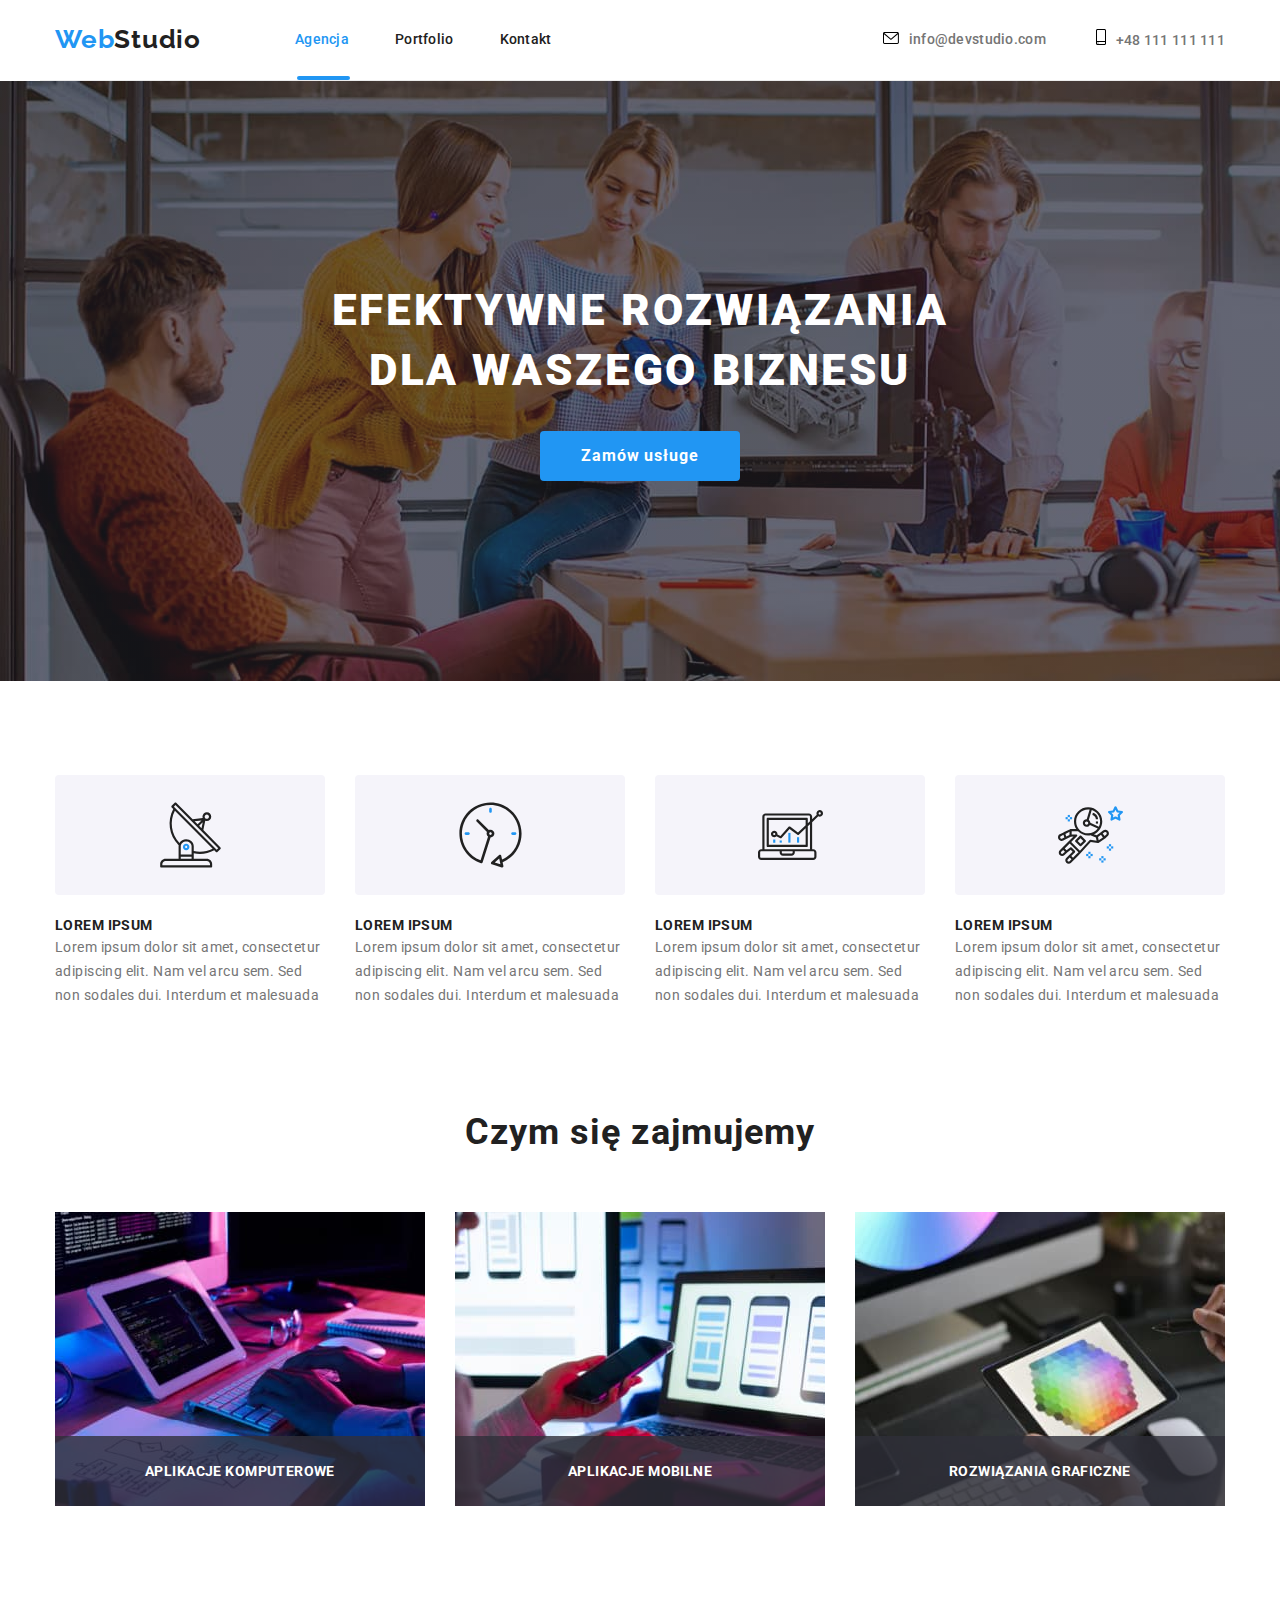
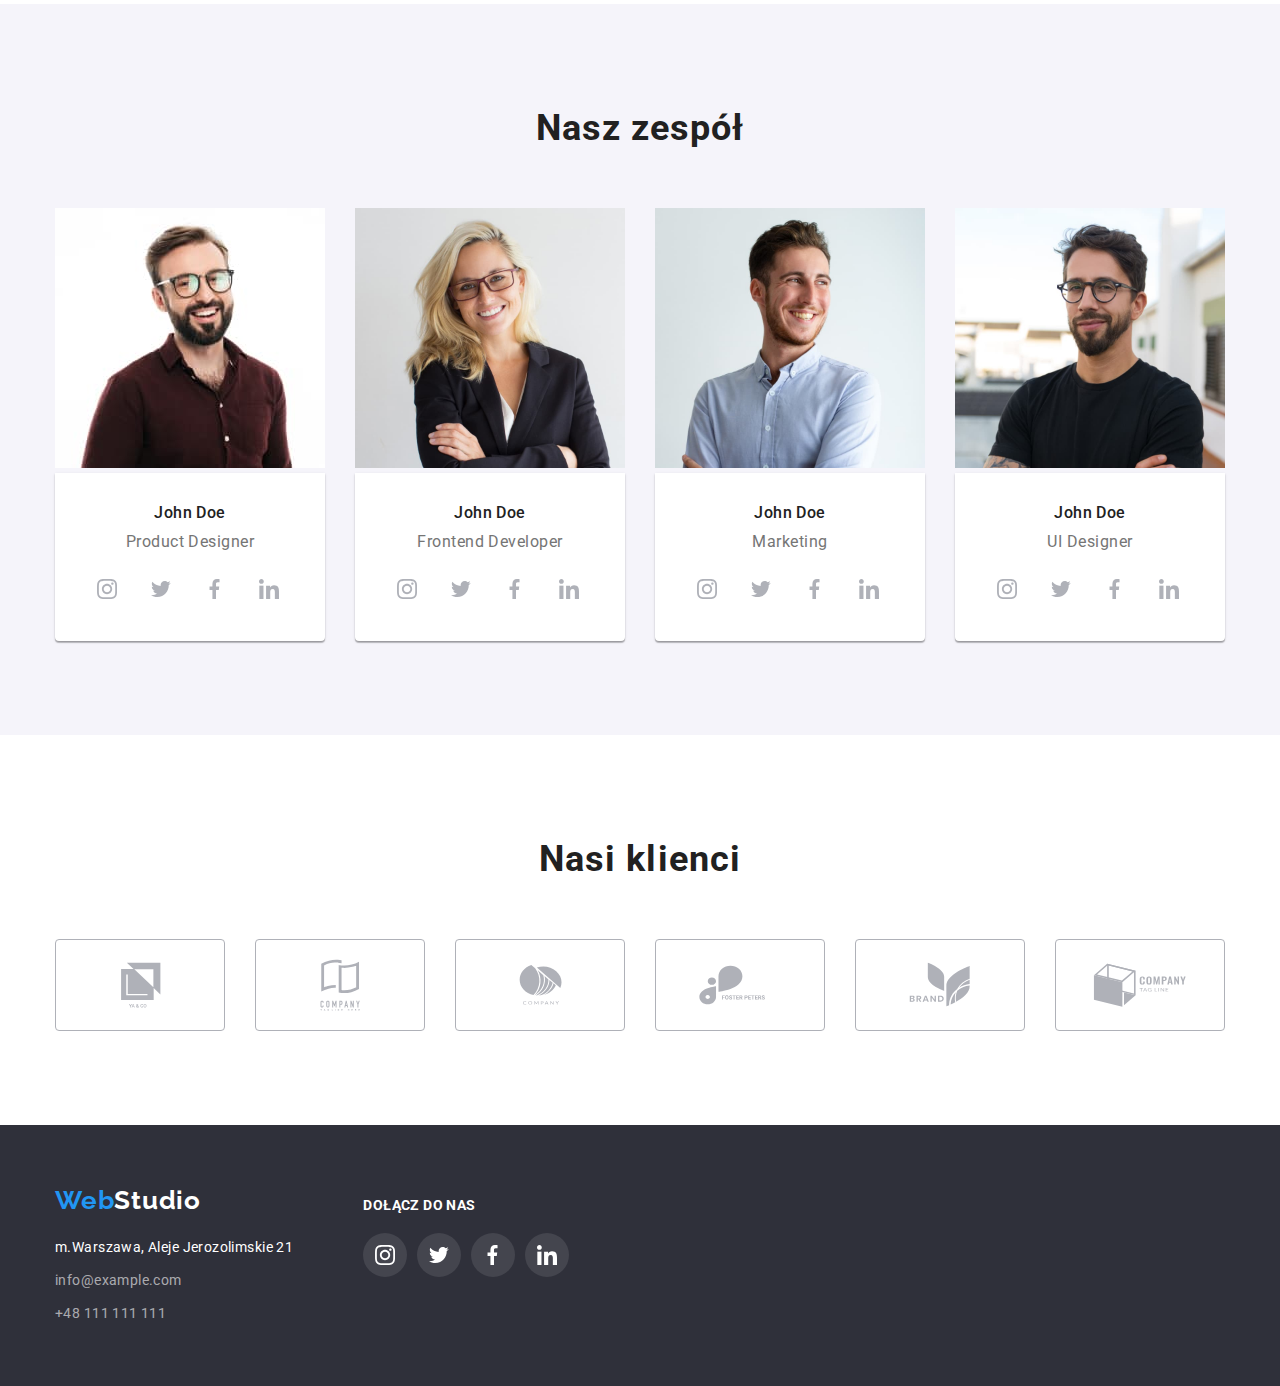
<file: index.html>
<!DOCTYPE html>
<html lang="en">

<head>
    <meta charset="UTF-8">
    <meta http-equiv="X-UA-Compatible" content="IE=edge">
    <meta name="viewport" content="width=device-width, initial-scale=1.0">
    <title>Zadanie_domowe_5</title>
    <link rel="stylesheet" href="https://cdnjs.cloudflare.com/ajax/libs/modern-normalize/0.7.0/modern-normalize.min.css" />
    <link rel="stylesheet" href="./css/styles.css">
    <link rel="preconnect" href="https://fonts.googleapis.com">
    <link rel="preconnect" href="https://fonts.gstatic.com" crossorigin>
    <link href="https://fonts.googleapis.com/css2?family=Raleway:wght@700&family=Roboto:wght@400;500;700;900&display=swap" rel="stylesheet">
    
</head>

<body>
    <header class="header">
        <div class="container">
            <nav class="navigation">
                <a class="logo" href="./index.html"><span class="logo-color">Web</span><span class="logo-color-part2">Studio</span></a>
                <ul class="navigation-list list">
                    <li class="navigation-item"><a class="navigation-link current" href="#">Agencja</a></li>
                    <li class="navigation-item"><a class="navigation-link" href="./portfolio.html">Portfolio</a></li>
                    <li class="navigation-item"><a class="navigation-link" href="#">Kontakt</a></li>
                </ul>
            </nav>
            <ul class="contact-list list">
                <li class="contact-item">
                    <a class="contact-link" href="mailto:info@devstudio.com">
                        <svg class=contact-item-icon width=16 height=12>
                            <use href="./images/icons.svg#icon-mail"></use>
                        </svg>info@devstudio.com
                    </a>
                </li>
                <li class="contact-item">
                    <a class="contact-link" href="tel:+48111111111">
                        <svg class=contact-item-icon width=10 height=16>
                            <use href="./images/icons.svg#icon-tel"></use>
                        </svg>+48 111 111 111
                    </a>
                </li>
            </ul>
        </div>
    </header>

    <main>
        <!--HERO-->
        <section class="hero">
                <div class="hero-up section">
                    <div class="container">
                        <h1 class="first-header">EFEKTYWNE ROZWIĄZANIA DLA WASZEGO BIZNESU</h1>
                        <button class="modal-btn button" type="button" data-modal-open>Zamów usługe</button>
                    </div>
                    
                </div>
            
            <div class="hero-down section">
                <div class="container">
                    <ul class="hero-list list">
                        <li class="hero-item">
                            <div class="icon-container">
                                <svg class=icon-lorem width=65 height=70>
                                    <use href="./images/icons.svg#icon-lorem-1"></use>
                                </svg>
                            </div>
                            <p class="hero-main-text">LOREM IPSUM</p>
                            <p class="hero-text-description">Lorem ipsum dolor sit amet, consectetur adipiscing elit. Nam vel arcu sem. Sed
                                non sodales dui. Interdum et malesuada</p>
                        </li>
                    </ul>
                    <ul class="hero-list list">
                        <li class="hero-item">
                            <div class="icon-container">
                                <svg class=icon-lorem width=65 height=70>
                                    <use href="./images/icons.svg#icon-lorem-2"></use>
                                </svg>
                            </div>
                            <p class="hero-main-text"> LOREM IPSUM</p>
                            <p class="hero-text-description">Lorem ipsum dolor sit amet, consectetur adipiscing elit. Nam vel arcu sem. Sed
                                non sodales dui. Interdum et malesuada</p>
                        </li>
                    </ul>
                    <ul class="hero-list list">
                        <li class="hero-item">
                            <div class="icon-container">
                                <svg class=icon-lorem width=65 height=70>
                                    <use href="./images/icons.svg#icon-lorem-3"></use>
                                </svg>
                            </div>
                            <p class="hero-main-text">LOREM IPSUM</p>
                            <p class="hero-text-description">Lorem ipsum dolor sit amet, consectetur adipiscing elit. Nam vel arcu sem. Sed
                                non sodales dui. Interdum et malesuada</p>
                        </li>
                    </ul>
                    <ul class="hero-list list">
                        <li class="hero-item">
                            <div class="icon-container">
                                <svg class=icon-lorem width=65 height=70>
                                    <use href="./images/icons.svg#icon-lorem-4"></use>
                                </svg>
                            </div>
                            <p class="hero-main-text">LOREM IPSUM</p>
                            <p class="hero-text-description">Lorem ipsum dolor sit amet, consectetur adipiscing elit. Nam vel arcu sem. Sed
                                non sodales dui. Interdum et malesuada</p>
                        </li>
                    </ul>
                    </div>
                </div>
                
        </section>
        <!--END HERO-->
        <!--ABOUT US-->
        <section class="about section">
            <div class="container">
                <h2 class="secondary-header">Czym się zajmujemy</h2>
                <ul class="about-list list">
                    <li class="about-item"><img class="about-img" src="images/img_1.jpg" alt="ktoś pisze coś na klawiaturze" width=370
                            height=294>
                    <div class="about-info">
                        <p class="about-info-text">APLIKACJE KOMPUTEROWE</p>
                    </div>
                    </li>
                    <li class="about-item"><img class="about-img" src="images/img_2.jpg" alt="ktoś trzyma telefon w dłoni" width=370
                            height=294>
                    <div class="about-info">
                        <p class="about-info-text">APLIKACJE MOBILNE</p>
                    </div>
                    </li>
                    <li class="about-item"><img class="about-img" src="images/img_3.jpg" alt="ktoś wybiera kolory na tablecie" width=370
                            height=294>
                    <div class="about-info">
                        <p class="about-info-text">ROZWIĄZANIA GRAFICZNE</p>
                    </div>
                    </li>
                </ul>
            </div>
            
        </section>
        <!--END ABOUT US-->
        <!--EMPLOYEES-->
        <section class="employees section">
            <div class="container">
                <h2 class="secondary-header">Nasz zespół</h2>
                <ul class="employees-list list">
                    <li class="employees-item">
                        <img class="employees-img" src="images/img_4.jpg" alt="Pan w okularach śmieje się" width=270 height=260>
                        <div class="employees-list-wrapper">
                            <p class="employees-name">John Doe</p>
                            <p class="employees-job">Product Designer</p>
                            <ul class="employees-social-list list">
                                <li class="employees-social-item">
                                    <a class="social-link" href="#">
                                        <svg class="social-icon">
                                            <use href="./images/icons.svg#icon-instagram"></use>
                                        </svg>
                                    </a>
                                </li>
                                <li class="employees-social-item">
                                    <a class="social-link" href="#">
                                        <svg class="social-icon">
                                            <use href="./images/icons.svg#icon-twitter"></use>
                                        </svg>
                                    </a>
                                </li>
                                <li class="employees-social-item">
                                    <a class="social-link" href="#">
                                        <svg class="social-icon">
                                            <use href="./images/icons.svg#icon-facebook"></use>
                                        </svg>
                                    </a>
                                </li>
                                <li class="employees-social-item">
                                    <a class="social-link" href="#">
                                        <svg class="social-icon">
                                            <use href="./images/icons.svg#icon-linkedin"></use>
                                        </svg>
                                    </a>
                                </li>
                            </ul>
                        </div>
                    </li>
                    <li class="employees-item">
                        <img class="employees-img" src="images/img_5.jpg" alt="Blondynka w okularach uśmiecha się" width=270 height=260>
                        <div class="employees-list-wrapper">
                            <p class="employees-name">John Doe</p>
                            <p class="employees-job">Frontend Developer</p>
                            <ul class="employees-social-list list">
                                <li class="employees-social-item">
                                    <a class="social-link" href="#">
                                        <svg class="social-icon">
                                            <use href="./images/icons.svg#icon-instagram"></use>
                                        </svg>
                                    </a>
                                </li>
                                <li class="employees-social-item">
                                    <a class="social-link" href="#">
                                        <svg class="social-icon">
                                            <use href="./images/icons.svg#icon-twitter"></use>
                                        </svg>
                                    </a>
                                </li>
                                <li class="employees-social-item">
                                    <a class="social-link" href="#">
                                        <svg class="social-icon">
                                            <use href="./images/icons.svg#icon-facebook"></use>
                                        </svg>
                                    </a>
                                </li>
                                <li class="employees-social-item">
                                    <a class="social-link" href="#">
                                        <svg class="social-icon">
                                            <use href="./images/icons.svg#icon-linkedin"></use>
                                        </svg>
                                    </a>
                                </li>
                            </ul>
                        </div>
                    </li>
                    <li class="employees-item">
                        <img class="employees-img" src="images/img_6.jpg" alt="Pan w koszuli spogląda w lewo, uśmiechając sie" width=270
                            height=260>
                        <div class="employees-list-wrapper">
                            <p class="employees-name">John Doe</p>
                            <p class="employees-job">Marketing</p>
                            <ul class="employees-social-list list">
                                <li class="employees-social-item">
                                    <a class="social-link" href="#">
                                        <svg class="social-icon">
                                            <use href="./images/icons.svg#icon-instagram"></use>
                                        </svg>
                                    </a>
                                </li>
                                <li class="employees-social-item">
                                    <a class="social-link" href="#">
                                        <svg class="social-icon">
                                            <use href="./images/icons.svg#icon-twitter"></use>
                                        </svg>
                                    </a>
                                </li>
                                <li class="employees-social-item">
                                    <a class="social-link" href="#">
                                        <svg class="social-icon">
                                            <use href="./images/icons.svg#icon-facebook"></use>
                                        </svg>
                                    </a>
                                </li>
                                <li class="employees-social-item">
                                    <a class="social-link" href="#">
                                        <svg class="social-icon">
                                            <use href="./images/icons.svg#icon-linkedin"></use>
                                        </svg>
                                    </a>
                                </li>
                            </ul>
                        </div>
                    </li>
                    <li class="employees-item">
                        <img class="employees-img" src="images/img_7.jpg" alt="Pan w okularach i z krótką brodą spogląda z uśmiechem"
                            width=270 height=260>
                        <div class="employees-list-wrapper">
                            <p class="employees-name">John Doe</p>
                            <p class="employees-job">UI Designer</p>
                            <ul class="employees-social-list list">
                                <li class="employees-social-item">
                                    <a class="social-link" href="#">
                                        <svg class="social-icon">
                                            <use href="./images/icons.svg#icon-instagram"></use>
                                        </svg>
                                    </a>
                                </li>
                                <li class="employees-social-item">
                                    <a class="social-link" href="#">
                                        <svg class="social-icon">
                                            <use href="./images/icons.svg#icon-twitter"></use>
                                        </svg>
                                    </a>
                                </li>
                                <li class="employees-social-item">
                                    <a class="social-link" href="#">
                                        <svg class="social-icon">
                                            <use href="./images/icons.svg#icon-facebook"></use>
                                        </svg>
                                    </a>
                                </li>
                                <li class="employees-social-item">
                                    <a class="social-link" href="#">
                                        <svg class="social-icon">
                                            <use href="./images/icons.svg#icon-linkedin"></use>
                                        </svg>
                                    </a>
                                </li>
                            </ul>
                        </div>
                    </li>
                </ul>
            </div>
        </section>
        <!--END EMPLOYEES-->
        <!--CLIENTS-->
        <section class="section clients">
            <div class="container">
                <h2 class="secondary-header">Nasi klienci</h2>
                <ul class="clients-list list">
                    <li class="clients-list-item">
                        <div class="clients-container">
                            <svg class="clients-logo" width=41 height=46>
                                    <use href="./images/icons.svg#icon-company-1"></use>
                            </svg>
                        </div>
                    </li>
                    <li class="clients-list-item">
                        <div class="clients-container">
                            <svg class="clients-logo" width=40 height=52>
                                    <use href="./images/icons.svg#icon-company-2"></use>
                            </svg>
                        </div>
                    </li>
                    <li class="clients-list-item">
                        <div class="clients-container">
                            <svg class="clients-logo" width=43 height=41>
                                    <use href="./images/icons.svg#icon-company-3"></use>
                            </svg>
                        </div>
                    </li>
                    <li class="clients-list-item">
                        <div class="clients-container">
                            <svg class="clients-logo" width=84 height=40>
                                    <use href="./images/icons.svg#icon-company-4"></use>
                            </svg>
                        </div>
                    </li>
                    <li class="clients-list-item">
                        <div class="clients-container">
                            <svg class="clients-logo" width=62 height=45>
                                    <use href="./images/icons.svg#icon-company-5"></use>
                            </svg>
                        </div>
                    </li>
                    <li class="clients-list-item">
                        <div class="clients-container">
                            <svg class="clients-logo" width=94 height=44>
                                    <use href="./images/icons.svg#icon-company-6"></use>
                            </svg>
                        </div>
                    </li>
                </ul>
            </div>
        </section>
        <!--END CLIENTS-->
    </main>

    <footer class="footer section">
        <div class="container">
            <div class="footer-adress">
            <a class="logo" href="./index.html"><span class="logo-color">Web</span><span class=logo-color-part2>Studio</span></a>
            <address>
                <ul class="address-list list">
                    <li class="address-item"><a class="address-link" href="https://goo.gl/maps/JK12DtxeWqev6L8q9"
                            target="_blank">m.Warszawa, Aleje Jerozolimskie 21</a></li>
                    <li class="address-item"><a class="address-link-contact" href="mailto:info@example.com">info@example.com</a>
                    </li>
                    <li class="address-item"><a class="address-link-contact" href="tel:+48111111111">+48 111 111 111</a></li>
                </ul>
            </address>
            </div>
            <div class="footer-social">
                <h3 class="third-header">DOŁĄCZ DO NAS</h3>
                <ul class="footer-social-list list">
                    <li class="footer-social-item">
                        <a class="social-link" href="#">
                            <svg class="social-icon">
                                <use href="./images/icons.svg#icon-instagram"></use>
                            </svg>
                        </a>
                    </li>
                    <li class="footer-social-item">
                        <a class="social-link" href="#">
                            <svg class="social-icon">
                                <use href="./images/icons.svg#icon-twitter"></use>
                            </svg>
                        </a>
                    </li>
                    <li class="footer-social-item">
                        <a class="social-link" href="#">
                            <svg class="social-icon">
                                <use href="./images/icons.svg#icon-facebook"></use>
                            </svg>
                        </a>
                    </li>
                    <li class="footer-social-item">
                        <a class="social-link" href="#">
                            <svg class="social-icon">
                                <use href="./images/icons.svg#icon-linkedin"></use>
                            </svg>
                        </a>
                    </li>
                </ul>
            </div>
        </div>
        
    </footer>

<div class="backdrop is-hidden" data-modal>
    <div class="modal">
        <button type="button" class="close-btn" data-modal-close>
            <svg class=close-modal-btn>
                <use href="./images/close-button.svg#icon-Close-button-2" width=11 height=11></use>
            </svg>
        </button>
    </div>
</div>

<script src="./js/modal.js"></script>

</body>

</html>
</file>
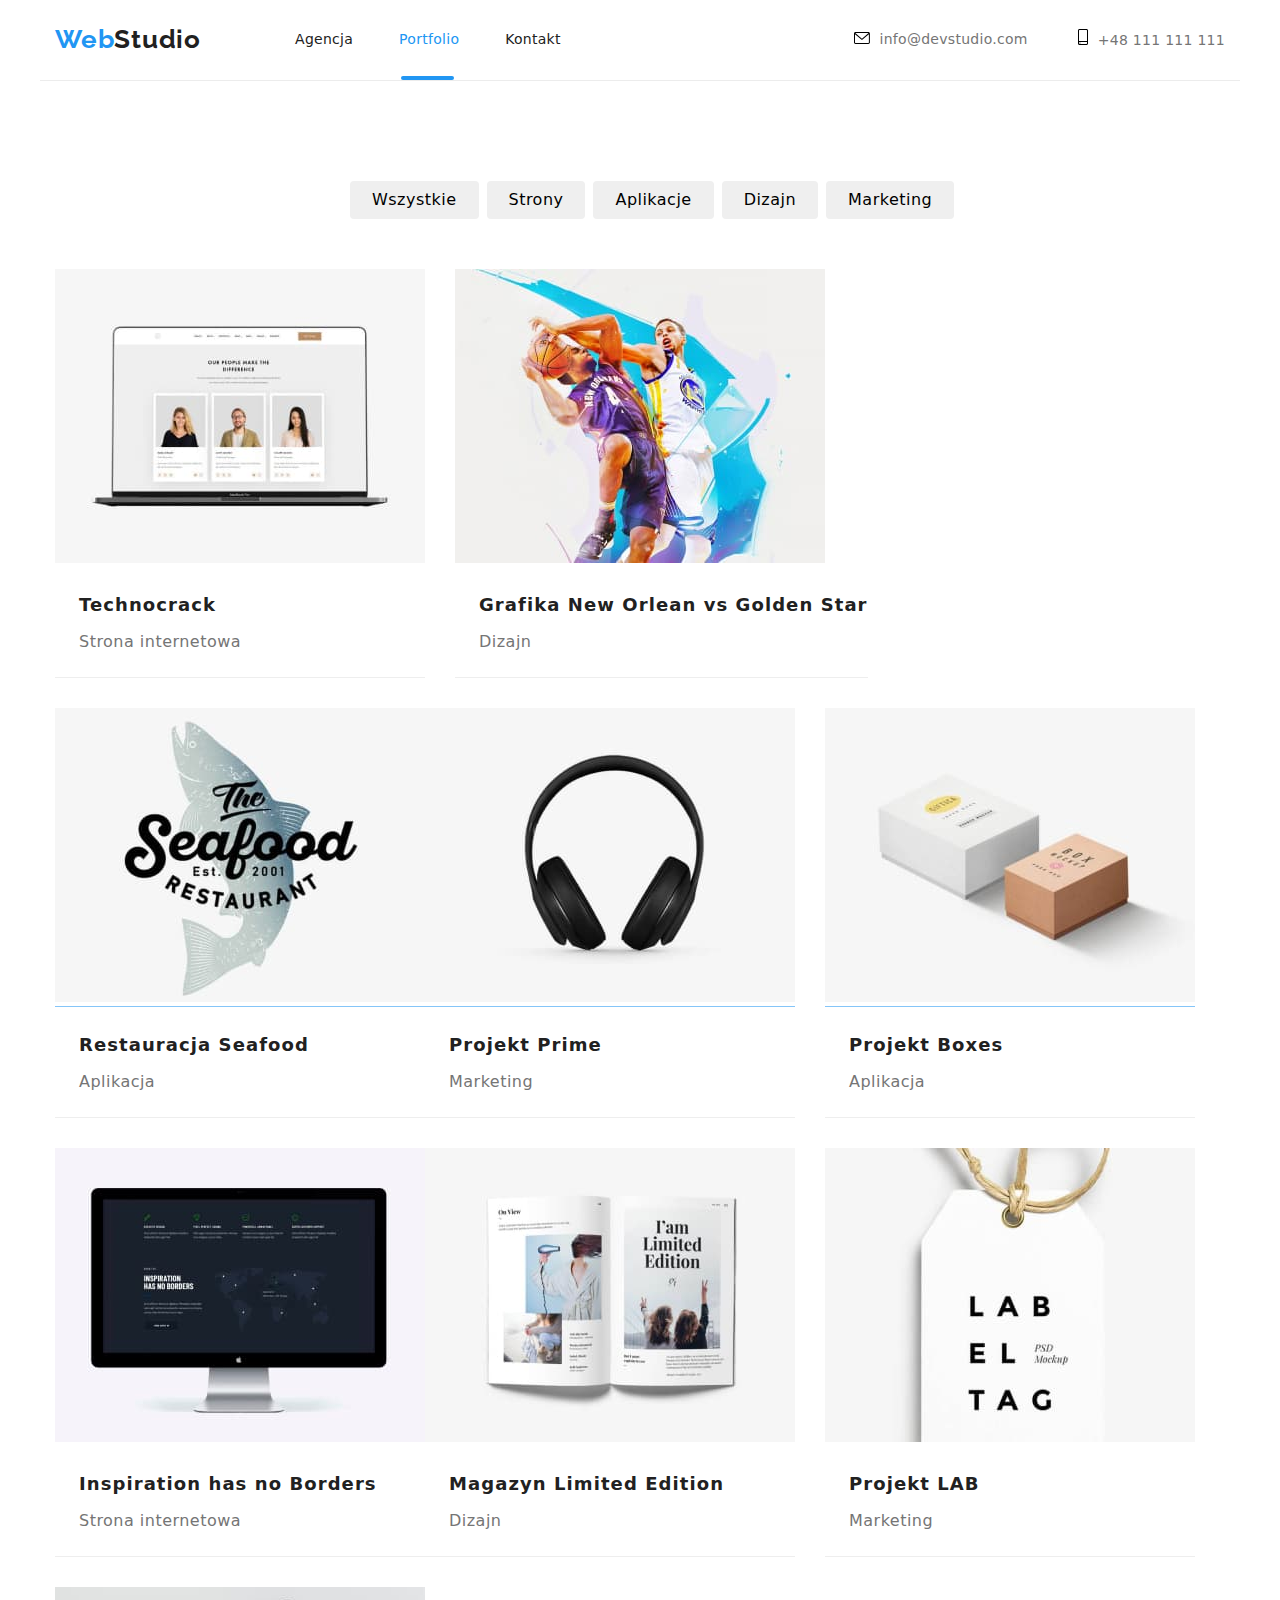
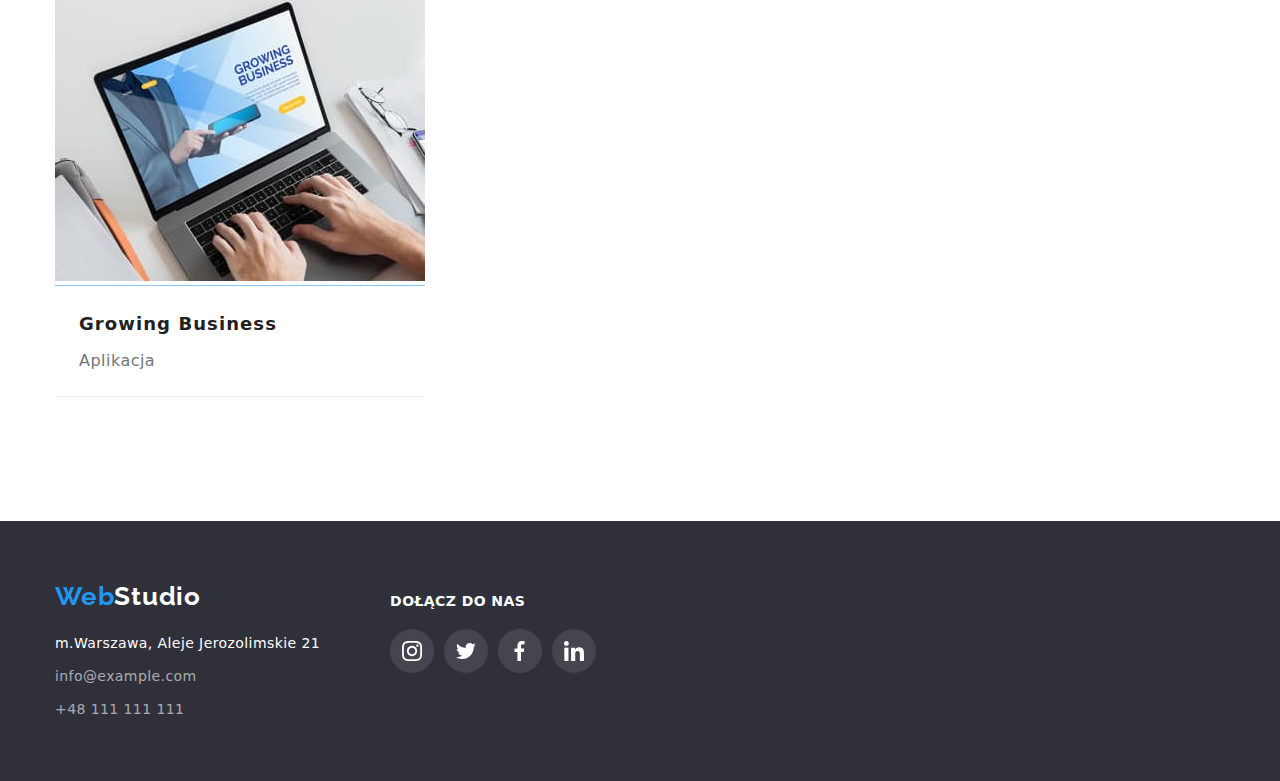
<file: portfolio.html>
<!DOCTYPE html>
<html lang="en">
<head>
    <meta charset="UTF-8">
    <meta http-equiv="X-UA-Compatible" content="IE=edge">
    <meta name="viewport" content="width=device-width, initial-scale=1.0">
    <title>Portfolio</title>
    <link rel="stylesheet" href="./css/styles.css">
    <link rel="preconnect" href="https://fonts.googleapis.com">
    <link rel="preconnect" href="https://fonts.gstatic.com" crossorigin>
    <link href="https://fonts.googleapis.com/css2?family=Raleway:wght@700&family=Roboto:wght@400;500;700;900&display=swap" rel="stylesheet">
    <link rel="stylesheet" href="https://cdnjs.cloudflare.com/ajax/libs/modern-normalize/0.7.0/modern-normalize.min.css" />
</head>

<body>
    <header class="header">
        <div class="container">
            <nav class="navigation">
                <a class="logo" href="./index.html"><span class="logo-color">Web</span><span class="logo-color-part2">Studio</span></a>
                <ul class="navigation-list list">
                    <li class="navigation-item"><a class="navigation-link" href="#">Agencja</a></li>
                    <li class="navigation-item"><a class="navigation-link current" href="./portfolio.html">Portfolio</a></li>
                    <li class="navigation-item"><a class="navigation-link" href="#">Kontakt</a></li>
                </ul>
            </nav>
            <ul class="contact-list list">
                <li class="contact-item">
                    <a class="contact-link" href="mailto:info@devstudio.com">
                        <svg class=contact-item-icon width=16 height=12>
                            <use href="./images/icons.svg#icon-mail"></use>
                        </svg>info@devstudio.com
                    </a>
                </li>
                <li class="contact-item">
                    <a class="contact-link" href="tel:+48111111111">
                        <svg class=contact-item-icon width=10 height=16>
                            <use href="./images/icons.svg#icon-tel"></use>
                        </svg>+48 111 111 111
                    </a>
                </li>
            </ul>
        </div>
    </header>

    <main>
        <!--FILTERS-->
        <section class="filters section">
            <div class="container">
                <h1 class="filters-header" hidden>Filtr</h1>
                <ul class="filters-list list">
                    <li class="filters-item"><button class="filter-btn button" type="button">Wszystkie</button></li>
                    <li class="filters-item"><button class="filter-btn button" type="button">Strony</button></li>
                    <li class="filters-item"><button class="filter-btn button" type="button">Aplikacje</button></li>
                    <li class="filters-item"><button class="filter-btn button" type="button">Dizajn</button></li>
                    <li class="filters-item"><button class="filter-btn button" type="button">Marketing</button></li>
                </ul>
            </div>
            
        </section>
        <!--END FILTERS-->
        <!--OFFER-->
        <section class="offer section">
            <div class="container">
                <h2 class="secondary-header" hidden>Oferta</h2>
            <ul class="offer-list list">
                <li class="offer-item">
                    <div class="img-container">
                        <img class="offer-img" src="images/Portfolio-images/img1.jpg" alt="Strona internetowa wyświetlana na laptopie." width=370 height=294>
                        <div class="overlay">
                            <p>Technocrack jest popularną platformą wykorzystywaną do rozpowszechniania koronawirusa. Firmy wykorzystują tę platformę do celów szpiegowskich i ataków na niezabezpieczone serwery konkurencji</p>
                        </div>
                    </div>
                    <p class="offer-main-text">Technocrack</p>
                    <p class="offer-description">Strona internetowa</p>
                </li>
                <li class="offer-item">
                    <div class="img-container">
                        <img class="offer-img" src="images/Portfolio-images/img2.jpg" alt="Dwóch koszykarzy walczy o piłkę." width=370 height=294>
                        <div class="overlay">
                            <p>Technocrack jest popularną platformą wykorzystywaną do rozpowszechniania koronawirusa. Firmy wykorzystują tę platformę do celów szpiegowskich i ataków na niezabezpieczone serwery konkurencji</p>
                        </div>
                    </div>
                    <p class="offer-main-text">Grafika New Orlean vs Golden Star</p>
                    <p class="offer-description">Dizajn</p>
                </li>
                <li class="offer-item">
                    <div class="img-container">
                        <img class="offer-img" src="images/Portfolio-images/img3.jpg" alt="Logo restauracji The Seafood z rybą w tle." width=370 height=294>
                        <div class="overlay">
                            <p>Technocrack jest popularną platformą wykorzystywaną do rozpowszechniania koronawirusa. Firmy wykorzystują tę platformę do celów szpiegowskich i ataków na niezabezpieczone serwery konkurencji</p>
                        </div>
                    </div>
                    <p class="offer-main-text">Restauracja Seafood</p>
                    <p class="offer-description">Aplikacja</p>
                </li>
                <li class="offer-item">
                    <div class="img-container">
                        <img class="offer-img" src="images/Portfolio-images/img4.jpg" alt="Czarne słuchawki nauszne" width=370 height=294>
                        <div class="overlay">
                            <p>Technocrack jest popularną platformą wykorzystywaną do rozpowszechniania koronawirusa. Firmy wykorzystują tę platformę do celów szpiegowskich i ataków na niezabezpieczone serwery konkurencji</p>
                        </div>
                    </div>
                    <p class="offer-main-text">Projekt Prime</p>
                    <p class="offer-description">Marketing</p>
                </li>
                <li class="offer-item">
                    <div class="img-container">
                        <img class="offer-img" src="images/Portfolio-images/img5.jpg" alt="Dwa kartonowe pudełka, jedno białe, drugie kremowe" width=370 height=294>
                        <div class="overlay">
                            <p>Technocrack jest popularną platformą wykorzystywaną do rozpowszechniania koronawirusa. Firmy wykorzystują tę platformę do celów szpiegowskich i ataków na niezabezpieczone serwery konkurencji</p>
                        </div>
                    </div>
                    <p class="offer-main-text">Projekt Boxes</p>
                    <p class="offer-description">Aplikacja</p>
                </li>
                <li class="offer-item">
                    <div class="img-container">
                        <img class="offer-img" src="images/Portfolio-images/img6.jpg" alt="Czarny monitor wyświetla ciemną aplikacje" width=370 height=294>
                        <div class="overlay">
                            <p>Technocrack jest popularną platformą wykorzystywaną do rozpowszechniania koronawirusa. Firmy wykorzystują tę platformę do celów szpiegowskich i ataków na niezabezpieczone serwery konkurencji</p>
                        </div>
                    </div>
                    <p class="offer-main-text">Inspiration has no Borders</p>
                    <p class="offer-description">Strona internetowa</p>
                </li>
                <li class="offer-item">
                    <div class="img-container">
                        <img class="offer-img" src="images/Portfolio-images/img7.jpg" alt="Otwarta książka" width=370 height=294>
                        <div class="overlay">
                            <p>Technocrack jest popularną platformą wykorzystywaną do rozpowszechniania koronawirusa. Firmy wykorzystują tę platformę do celów szpiegowskich i ataków na niezabezpieczone serwery konkurencji</p>
                        </div>
                    </div>
                    <p class="offer-main-text">Magazyn Limited Edition</p>
                    <p class="offer-description">Dizajn</p>
                </li>
                <li class="offer-item">
                    <div class="img-container">
                        <img class="offer-img" src="images/Portfolio-images/img8.jpg" alt="Zawieszka na rzemyku" width=370 height=294>
                        <div class="overlay">
                            <p>Technocrack jest popularną platformą wykorzystywaną do rozpowszechniania koronawirusa. Firmy wykorzystują tę platformę do celów szpiegowskich i ataków na niezabezpieczone serwery konkurencji</p>
                        </div>
                    </div>
                    <p class="offer-main-text">Projekt LAB</p>
                    <p class="offer-description">Marketing</p>
                </li>
                <li class="offer-item">
                    <div class="img-container">
                        <img class="offer-img" src="images/Portfolio-images/img9.jpg" alt="Dwie ręcę na klawiaturze laptopa z wyświetloną stroną biznesową" width=370 height=294>
                        <div class="overlay">
                            <p>Technocrack jest popularną platformą wykorzystywaną do rozpowszechniania koronawirusa. Firmy wykorzystują tę platformę do celów szpiegowskich i ataków na niezabezpieczone serwery konkurencji</p>
                        </div>
                    </div>
                    <p class="offer-main-text">Growing Business</p>
                    <p class="offer-description">Aplikacja</p>
                </li>
            </ul>
            </div>
            
        </section>
        <!--END OFFER-->
    </main>

    <footer class="footer section">
        <div class="container">
            <div class="footer-adress">
            <a class="logo" href="./index.html"><span class="logo-color">Web</span><span class=logo-color-part2>Studio</span></a>
            <address>
                <ul class="address-list list">
                    <li class="address-item"><a class="address-link" href="https://goo.gl/maps/JK12DtxeWqev6L8q9"
                            target="_blank">m.Warszawa, Aleje Jerozolimskie 21</a></li>
                    <li class="address-item"><a class="address-link-contact" href="mailto:info@example.com">info@example.com</a>
                    </li>
                    <li class="address-item"><a class="address-link-contact" href="tel:+48111111111">+48 111 111 111</a></li>
                </ul>
            </address>
            </div>
            <div class="footer-social">
                <h3 class="third-header">DOŁĄCZ DO NAS</h3>
                <ul class="footer-social-list list">
                    <li class="footer-social-item">
                        <a class="social-link" href="#">
                            <svg class="social-icon">
                                <use href="./images/icons.svg#icon-instagram"></use>
                            </svg>
                        </a>
                    </li>
                    <li class="footer-social-item">
                        <a class="social-link" href="#">
                            <svg class="social-icon">
                                <use href="./images/icons.svg#icon-twitter"></use>
                            </svg>
                        </a>
                    </li>
                    <li class="footer-social-item">
                        <a class="social-link" href="#">
                            <svg class="social-icon">
                                <use href="./images/icons.svg#icon-facebook"></use>
                            </svg>
                        </a>
                    </li>
                    <li class="footer-social-item">
                        <a class="social-link" href="#">
                            <svg class="social-icon">
                                <use href="./images/icons.svg#icon-linkedin"></use>
                            </svg>
                        </a>
                    </li>
                </ul>
            </div>
        </div>
        
    </footer>

</body>
</html>
</file>
<file: css/styles.css>
:root{
    --main-font:'Roboto', sans-serif;
    --secondary-font: 'Raleway', sans-serif;
    --main-color: #212121;
    --secondary-color: #2196F3;
    --third-color: #ffffff;
    --forth-color: #757575;
    --footer-color: rgba(255, 255, 255, 0.6);
    --footer-bg-color: #2F303A;
    --employees-bg-color: #F5F4FA;
}

body{
    font-family: var(--main-font);
    color:var(--main-color)
}

h1,
h2,
h3,
h4,
h5,
h6{
    margin: 0;
    padding: 0;
}

ul,
ol{
    margin: 0;
    padding: 0;
}

p{
    margin: 0;
    padding: 0;
}

.list{
    list-style: none;
}

.button{
    border-style: none;
    padding: 0;
}

.container{
    max-width: 1200px;
    padding: 0 15px;
    margin: 0 auto;
}

.section{
padding: 94px 0;
width: 100%;
margin-left: auto;
margin-right: auto;
}


/*======== COMPONENTS ========*/



.logo-color{
    color:var(--secondary-color);
}

.logo{
font-family: var(--secondary-font);
font-weight: 700;
font-size: 26px;
line-height: 1.192;
letter-spacing: 0.03em;
text-decoration: none;
}

.secondary-header{
font-weight: 700;
font-size: 36px;
line-height: 1.667;
letter-spacing: 0.03em;
}

.social-icon{
    width:20px;
    height:20px;
}

.social-link{
    width:44px;
    height:44px;
    margin-right: 10px;
    display: flex;
    justify-content: center;
    align-items: center;
    border-radius: 50%;
    transition-property: background-color, fill;
    transition-duration: 250ms;
    transition-timing-function: cubic-bezier(0.4, 0, 0.2, 1);

}

.social-link:hover,
.social-link:focus{
    background-color:var(--secondary-color);
}


.social-link:hover .social-icon,
.social-link:focus .social-icon
{
    fill:var(--third-color);
}

/*======== END COMPONENTS ========*/

/*======== HEADER ========*/

.header .container{
    display:flex;
    justify-content: space-between;
    padding-top: 24px;
    padding-bottom: 25px;
    border-bottom: 1px solid #ECECEC;
}

.navigation{
    display:flex;
}

.navigation-list{
    display:flex;
    align-items: center;
}

.contact-item-icon{
    margin-right: 10px;
}

.contact-list{
    display: flex;
    align-items: center;
}

.header .logo{
    margin-right: 94px;
}

.header .logo-color-part2{
    color:var(--main-color);
}

.navigation-item:not(:last-child){
    margin-right: 46px;
}
.contact-item:not(:last-child){
    margin-right: 50px;
}

.navigation-link{
font-weight: 500;
font-size: 14px;
line-height: 1.143;
letter-spacing: 0.02em;
color:var(--main-color);
text-decoration: none;
transition-property: color;
transition-duration: 250ms;
transition-timing-function: cubic-bezier(0.4, 0, 0.2, 1);
position: relative;
}

.current{
    color:var(--secondary-color);
}

.navigation-link:hover,
.navigation-link:focus,
.contact-link:hover,
.contact-link:focus,
.address-link-contact:hover,
.address-link-contact:focus
{
    color:var(--secondary-color);
    fill:var(--secondary-color);
}


.contact-link{
font-weight: 500;
font-size: 14px;
line-height: 1.143;
letter-spacing: 0.02em;
color:var(--forth-color);
text-decoration: none;
transition-property: color, fill;
transition-duration: 250ms;
transition-timing-function: cubic-bezier(0.4, 0, 0.2, 1);
}

.current::after{
    content:"";
    display: block;
    width: 53px;
    height: 4px;
    background-color: var(--secondary-color);
    position: absolute;
    top:45px;
    border-radius: 2px;
    left:2px;
}


/*======== END HEADER ========*/

/*======== HERO ========*/

.hero .section{
    padding-top: 0;
    padding-bottom: 0;
}


.hero-up{
    background-image: linear-gradient(
        rgba(47, 48, 58, 0.4),
        rgba(47, 48, 58, 0.4)),
     url("../images/index-bg.jpg");
    background-repeat: no-repeat;
    background-size: cover;
}

.hero-up .container{
    padding-bottom:200px;
}

.icon-container{
    width:270px;
    height:120px;
    background-color:#F5F4FA;
    display: flex;
    align-items: center;
    justify-content: center;
    border-radius: 4px;
    margin-bottom: 30px;
}

 .hero-down .container{
    display: flex;
    margin-top: 94px;
    padding-bottom: 0;
}

.first-header{
font-weight: 900;
font-size: 44px;
line-height: 1.363;
letter-spacing: 0.06em;
text-transform: uppercase;
color:var(--third-color);
margin-left: auto;
margin-right: auto;
padding-top: 200px;
margin-bottom: 30px;
width: 676px;
text-align: center;
}

.modal-btn{
font-weight: 700;
font-size: 16px;
line-height: 1.875;
letter-spacing: 0.06em;
background-color: var(--secondary-color);
color:var(--third-color);
cursor: pointer;
display: block;
 width: 200px;
height: 50px;
margin-left: auto;
margin-right: auto;
border-radius: 4px;
}

.hero-main-text{
font-weight: 700;
font-size: 14px;
line-height: 1.143px;
letter-spacing: 0.03em;
text-transform: uppercase;
padding-bottom: 10px;
}

.hero-text-description{
font-size: 14px;
line-height: 1.714;
letter-spacing: 0.03em;
color:var(--forth-color);
width: 270px;
}

.hero-text-description:not(last-child){
    margin-right: 30px;
}

/*======== END HERO ========*/

/*======== ABOUT ========*/


.about{
    position:relative;
}

.about-info{
    height: 70px;
    background: rgba(47, 48, 58, 0.8);
    display: flex;
    align-items: center;
    justify-content: center;
    position: absolute;
    bottom: 98px;
    width:370px;
}

.about-info-text{
    font-weight: 700;
    font-size: 14px;
    line-height: 1.143px;
    text-align: center;
    letter-spacing: 0.03em;
    text-transform: uppercase;
    color:var(--third-color);
}

.about-list{
    display: flex;
    justify-content: space-between;
}

.about .secondary-header{
    margin-bottom: 50px;
    text-align: center;
}

/*======== END ABOUT ========*/

/*======== EMPLOYEES ========*/

.employees{
    background-color: var(--employees-bg-color);
}

.employees-name{
font-weight: 500;
font-size: 16px;
line-height: 1.187;
letter-spacing: 0.03em;
}

.employees-job{
font-size: 16px;
line-height: 1.187;
letter-spacing: 0.03em;
color:var(--forth-color)
}

.employees .employees-list{
    display: flex;
}

.employees .employees-item:not(last-child){
    margin-right: 30px;
}


.employees .secondary-header{
    text-align: center;
    margin-bottom: 50px;
}

.employees-list-wrapper .employees-name{
    padding-top: 30px;
    text-align: center;
    padding-bottom: 10px;
}

.employees-list-wrapper .employees-job{
    text-align: center;
    padding-bottom: 16px;
}

.employees-list-wrapper{
    background-color: var(--third-color);
    box-shadow: 0px 1px 3px rgba(0, 0, 0, 0.12), 0px 1px 1px rgba(0, 0, 0, 0.14), 0px 2px 1px rgba(0, 0, 0, 0.2);
border-radius: 0px 0px 4px 4px;
}

.employees-social-list{
    display:flex;
    padding-bottom: 30px;
}

.employees .social-icon{
    fill:#AFB1B8;
}


.employees-social-item:first-child{
    margin-left: 30px;
}


/*======== END EMPLOYEES ========*/

/*======== CLIETNS ========*/

.clients-container{
    width:170px;
    height:92px;
    border-style: solid;
    border-width: 1px;
    border-color: #AFB1B8;
    border-radius: 4px;
    display: flex;
    justify-content: center;
    align-items: center;
    transition-property: border-color;
    transition-duration: 250ms;
    transition-timing-function: cubic-bezier(0.4, 0, 0.2, 1);
}

.clients-list{
    display: flex;
    justify-content: space-between;
}

.clients-logo{
    fill:#AFB1B8;
    transition-property: fill;
    transition-duration: 250ms;
    transition-timing-function: cubic-bezier(0.4, 0, 0.2, 1);
}

.clients-container:hover,
.clients-container:focus
{
    border-color: var(--secondary-color);
    cursor: pointer;
}

.clients-container:hover .clients-logo,
.clients-container:focus .clients-logo
{
    fill:var(--secondary-color);
}

.clients .secondary-header{
    text-align: center;
    padding-bottom: 50px;
}

/*======== END CLIENTS ========*/

/*======== FILTERS ========*/

.filters-list{
    display: flex;
    margin-left:295px;
    margin-top: 6px;
}

.filter-btn{
font-weight: 500;
font-size: 16px;
line-height: 1.625;
letter-spacing: 0.03em;
cursor: pointer;
border-radius: 4px;
margin-right: 8px;
padding-top: 6px;
padding-bottom: 6px;
padding-right: 22px;
padding-left: 22px;
transition-property: border-color, color, box-shadow;
transition-duration: 250ms;
transition-timing-function: cubic-bezier(0.4, 0, 0.2, 1);
}



.filter-btn:hover,
.filter-btn:focus{
    background-color: var(--secondary-color);
    color:var(--third-color);
    box-shadow: 0px 3px 1px rgba(0, 0, 0, 0.1), 0px 1px 2px rgba(0, 0, 0, 0.08), 0px 2px 2px rgba(0, 0, 0, 0.12);
}

/*======== END FILTERS ========*/

/*======== OFFER ========*/



.overlay{
    width:100%;
    height:100%;
    background-color: rgba(33, 150, 243, 0.9);;
    position: absolute;
    top:0;
    left:0;
    transform: translatey(100%);
    transition: transform 250ms cubic-bezier(0.4, 0, 0.2, 1);
    display: flex;
    justify-content: center;
    align-items: center;
}

.img-container{
    position: relative;
    overflow: hidden;
}


.offer-item:hover .overlay{
    transform: translatey(0);
}

.overlay>p{
    font-weight: 400;
    font-size: 18px;
    line-height: 1.555;
    letter-spacing: 0.03em;
    color: var(--third-color);
    width: 301px;
}

.offer-item{
    margin-bottom: 30px;
    border-bottom: 1px solid #EEEEEE;
    transition-property: box-shadow;
    transition-duration: 250ms;
    transition-timing-function: cubic-bezier(0.4, 0, 0.2, 1);
}


.offer-list{
    display: flex;
    flex-wrap:wrap;
    margin-top:-138px;
    padding:0;
}

.offer-item:not(:nth-child(3n)){
    margin-right: 30px;
}

.offer-main-text{
font-weight: 700;
font-size: 18px;
line-height: 2;
letter-spacing: 0.06em;
padding-top: 20px;
padding-bottom: 4px;
padding-left: 24px;
}

.offer-description{
font-size: 16px;
line-height: 1.875;
letter-spacing: 0.03em;
color:var(--forth-color);
padding-left: 24px;
padding-bottom: 20px;
}

.offer-item:hover{
    box-shadow: 0px 1px 1px rgba(0, 0, 0, 0.12), 0px 4px 4px rgba(0, 0, 0, 0.06), 1px 4px 6px rgba(0, 0, 0, 0.16);
    cursor: pointer;
}

/*======== END OFFER ========*/

/*======== FOOTER ========*/

.footer{
    background-color:var(--footer-bg-color);
    padding-top: 60px;
    padding-bottom: 60px;
}

.address-link,
.address-link-contact{
font-style: normal;
font-size: 14px;
line-height: 1.714;
letter-spacing: 0.03em;
text-decoration: none;
}

.address-link-contact{
    color:var(--footer-color);
    transition-property: color;
    transition-duration: 250ms;
    transition-timing-function: cubic-bezier(0.4, 0, 0.2, 1);
}

.address-link,
.logo-color-part2{
    color:var(--third-color);
}

.address-item:not(:first-child){
    margin-top: 9px;
}

.address-item:first-child{
    margin-top: 20px;
}

.footer .third-header{
font-weight: 700;
font-size: 14px;
line-height: 1.143;
letter-spacing: 0.03em;
text-transform: uppercase;
color:var(--third-color);
}

.footer .social-link{
    background-color: rgba(255, 255, 255, 0.1);
}

.footer .social-link:hover,
.footer .social-link:focus
{
    background-color: var(--secondary-color);
}

.footer .social-icon{
    fill:var(--third-color);
}

.footer .container{
    display: flex;
}

.footer-social-list{
    display: flex;
}

.footer-social{
    margin-left: 70px;
    padding-top: 12px;
}

.footer .third-header{
    padding-bottom: 20px;
}
/*======== END FOOTER ========*/

/*======== BACKDROP ========*/

.backdrop{
    position: fixed;
    left: 0;
    top: 0;
    width: 100%;
    height: 100%;
    background-color: rgba(0, 0, 0, 0.2);
}

.is-hidden .modal{
     transform: translate(-200%,-200%);
}


.modal{
    position: absolute;
    top:50%;
    left:50%;
    transform: translate(-50%,-50%);
    background-color: var(--third-color);
    box-shadow: 0px 1px 3px rgba(0, 0, 0, 0.12), 0px 1px 1px rgba(0, 0, 0, 0.14), 0px 2px 1px rgba(0, 0, 0, 0.2);
    border-radius: 4px;
    width: 528px;
    height: 581px;
    transition: transform 1s ease-out;
}

.close-btn{
    position: absolute;
    top: 8px;
    right: 8px;
    width: 30px;
    height: 30px;
    background-color: var(--third-color);
    border: 1px solid rgba(0, 0, 0, 0.1);
    border-radius: 50%;
    cursor: pointer;
}

.is-hidden{
    opacity: 0;
    visibility: hidden;
    pointer-events: none;
}

.close-modal-btn{
    position:absolute;
    left:9px;
    top:9px;
}

/*======== END BACKDROP ========*/
</file>
